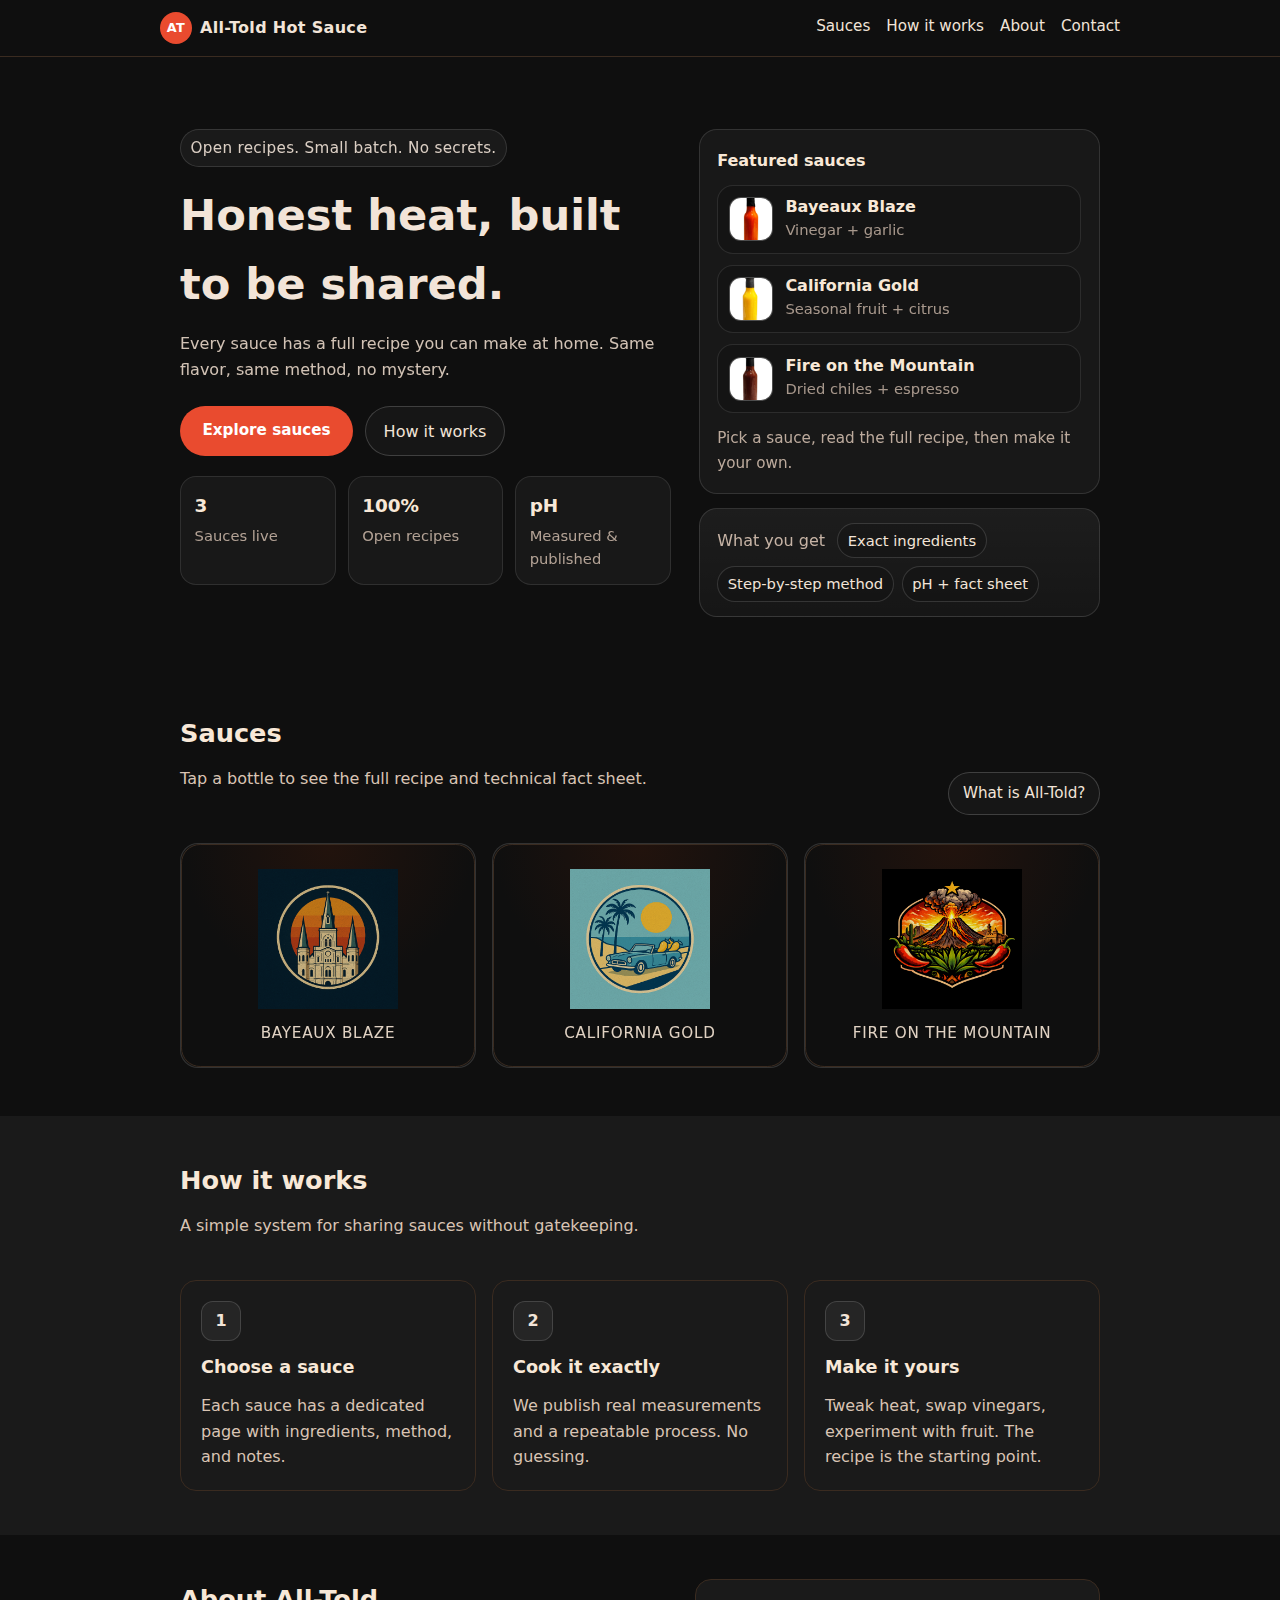
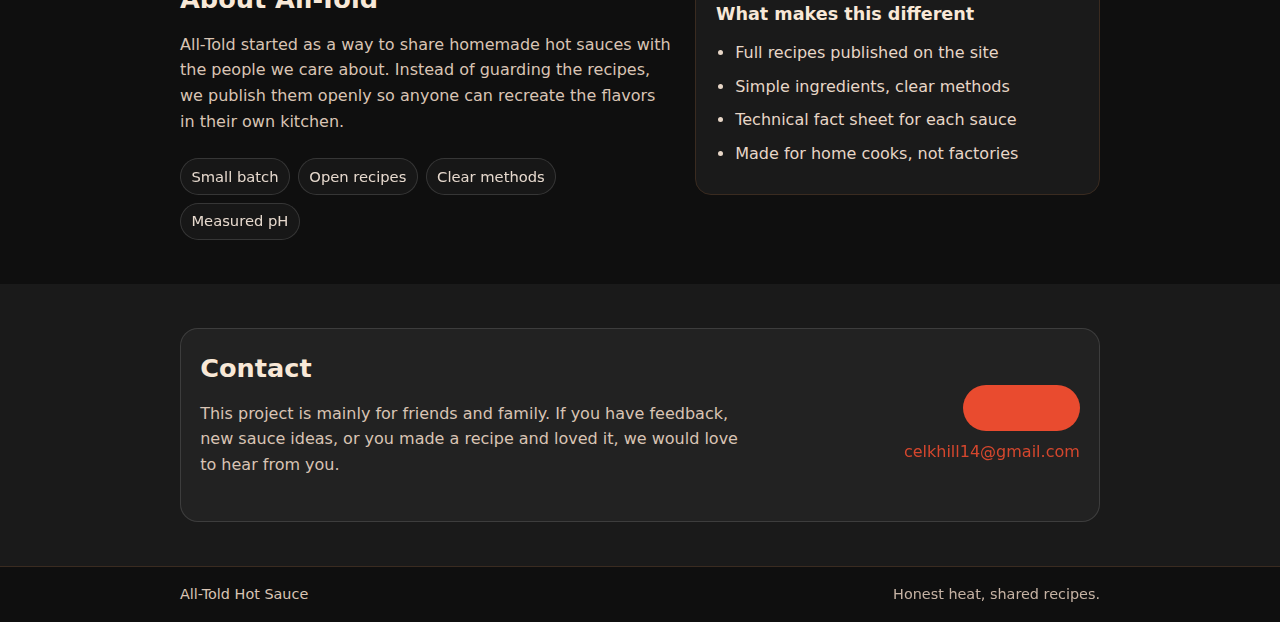
<file: index.html>
<!DOCTYPE html>
<html lang="en">
<head>
  <meta charset="UTF-8">
  <title>All-Told Hot Sauce</title>
  <meta name="viewport" content="width=device-width, initial-scale=1">
  <meta name="description" content="All-Told Hot Sauce - honest heat, open recipes. Every bottle comes with the full recipe so you can make it at home.">
  <link rel="stylesheet" href="styles.css">
</head>
<body>
  <header class="site-header">
    <div class="container header-inner">
      <div class="logo">
        <span class="logo-mark">AT</span>
        <span class="logo-text">All-Told Hot Sauce</span>
      </div>
      <nav class="nav">
        <a href="#sauces">Sauces</a>
        <a href="#how">How it works</a>
        <a href="#about">About</a>
        <a href="#contact">Contact</a>
      </nav>
    </div>
  </header>

  <main>

    <!-- HERO -->
    <section class="hero hero--new">
      <div class="container hero-inner hero-inner--new">

        <div class="hero-text hero-text--new">
          <div class="kicker">Open recipes. Small batch. No secrets.</div>
          <h1>Honest heat, built to be shared.</h1>
          <p class="hero-sub">
            Every sauce has a full recipe you can make at home. Same flavor, same method, no mystery.
          </p>

          <div class="hero-cta">
            <a href="#sauces" class="btn-primary">Explore sauces</a>
            <a href="#how" class="btn-ghost">How it works</a>
          </div>

          <div class="hero-metrics">
            <div class="metric">
              <div class="metric__num">3</div>
              <div class="metric__label">Sauces live</div>
            </div>
            <div class="metric">
              <div class="metric__num">100%</div>
              <div class="metric__label">Open recipes</div>
            </div>
            <div class="metric">
              <div class="metric__num">pH</div>
              <div class="metric__label">Measured &amp; published</div>
            </div>
          </div>
        </div>

        <div class="hero-visual">
          <div class="hero-stack">
            <div class="hero-panel">
              <div class="hero-panel__title">Featured sauces</div>

              <div class="hero-mini-grid">
                <a class="mini-sauce" href="bayeaux-blaze.html">
                  <div class="mini-sauce__media" aria-hidden="true">
                    <img src="img/bayeaux-blaze-bottle.png" alt="Bayeaux Blaze bottle">
                  </div>
                  <div>
                    <div class="mini-sauce__name">Bayeaux Blaze</div>
                    <div class="mini-sauce__meta">Vinegar + garlic</div>
                  </div>
                </a>

                <a class="mini-sauce" href="california-gold.html">
                  <div class="mini-sauce__media" aria-hidden="true">
                    <img src="img/california-gold-bottle.png" alt="California Gold bottle">
                  </div>
                  <div>
                    <div class="mini-sauce__name">California Gold</div>
                    <div class="mini-sauce__meta">Seasonal fruit + citrus</div>
                  </div>
                </a>

                <a class="mini-sauce" href="fire-on-the-mountain.html">
                  <div class="mini-sauce__media" aria-hidden="true">
                    <img src="img/fire-mountain-bottle.png" alt="Fire on the Mountain bottle">
                  </div>
                  <div>
                    <div class="mini-sauce__name">Fire on the Mountain</div>
                    <div class="mini-sauce__meta">Dried chiles + espresso</div>
                  </div>
                </a>
              </div>

              <div class="hero-panel__foot">
                Pick a sauce, read the full recipe, then make it your own.
              </div>
            </div>

            <div class="hero-glass">
              <div class="glass-row">
                <div class="glass-label">What you get</div>
                <div class="glass-pill">Exact ingredients</div>
                <div class="glass-pill">Step-by-step method</div>
                <div class="glass-pill">pH + fact sheet</div>
              </div>
            </div>
          </div>
        </div>

      </div>
    </section>

    <!-- SAUCES -->
    <section id="sauces" class="section section-tight">
      <div class="container">
        <div class="section-head">
          <div>
            <h2>Sauces</h2>
            <p class="section-intro">Tap a bottle to see the full recipe and technical fact sheet.</p>
          </div>
          <div class="section-actions">
            <a href="#how" class="btn-ghost btn-ghost--sm">What is All-Told?</a>
          </div>
        </div>

        <div id="sauce-grid" class="sauce-grid sauce-grid--featured">
          <!-- JS will inject sauce logo cards here -->
        </div>
      </div>
    </section>

    <!-- HOW IT WORKS -->
    <section id="how" class="section section-alt">
      <div class="container">
        <div class="section-head">
          <div>
            <h2>How it works</h2>
            <p class="section-intro">A simple system for sharing sauces without gatekeeping.</p>
          </div>
        </div>

        <div class="how-grid">
          <div class="card how-card">
            <div class="how-icon" aria-hidden="true">1</div>
            <h3>Choose a sauce</h3>
            <p>Each sauce has a dedicated page with ingredients, method, and notes.</p>
          </div>

          <div class="card how-card">
            <div class="how-icon" aria-hidden="true">2</div>
            <h3>Cook it exactly</h3>
            <p>We publish real measurements and a repeatable process. No guessing.</p>
          </div>

          <div class="card how-card">
            <div class="how-icon" aria-hidden="true">3</div>
            <h3>Make it yours</h3>
            <p>Tweak heat, swap vinegars, experiment with fruit. The recipe is the starting point.</p>
          </div>
        </div>
      </div>
    </section>

    <!-- ABOUT -->
    <section id="about" class="section">
      <div class="container">
        <div class="about-split">
          <div>
            <h2>About All-Told</h2>
            <p class="section-intro">
              All-Told started as a way to share homemade hot sauces with the people we care about.
              Instead of guarding the recipes, we publish them openly so anyone can recreate the flavors in their own kitchen.
            </p>
            <div class="about-pills">
              <span class="pill">Small batch</span>
              <span class="pill">Open recipes</span>
              <span class="pill">Clear methods</span>
              <span class="pill">Measured pH</span>
            </div>
          </div>

          <div class="card about-card">
            <h3>What makes this different</h3>
            <ul class="check-list">
              <li>Full recipes published on the site</li>
              <li>Simple ingredients, clear methods</li>
              <li>Technical fact sheet for each sauce</li>
              <li>Made for home cooks, not factories</li>
            </ul>
          </div>
        </div>
      </div>
    </section>

    <!-- CONTACT -->
    <section id="contact" class="section section-alt">
      <div class="container">
        <div class="contact-card">
          <div>
            <h2>Contact</h2>
            <p class="section-intro">
              This project is mainly for friends and family. If you have feedback, new sauce ideas, or you made a recipe and loved it, we would love to hear from you.
            </p>
          </div>

          <div class="contact-action">
            <a class="btn-primary" href="mailto:celkhill14@gmail.com">Email us</a>
            <div class="contact-sub">
              <a href="mailto:celkhill14@gmail.com">celkhill14@gmail.com</a>
            </div>
          </div>
        </div>
      </div>
    </section>

  </main>

  <footer class="site-footer">
    <div class="container footer-inner">
      <span>All-Told Hot Sauce</span>
      <span class="footer-sub">Honest heat, shared recipes.</span>
    </div>
  </footer>

  <script src="sauces.js"></script>
  <script src="main.js"></script>
</body>
</html>
</file>
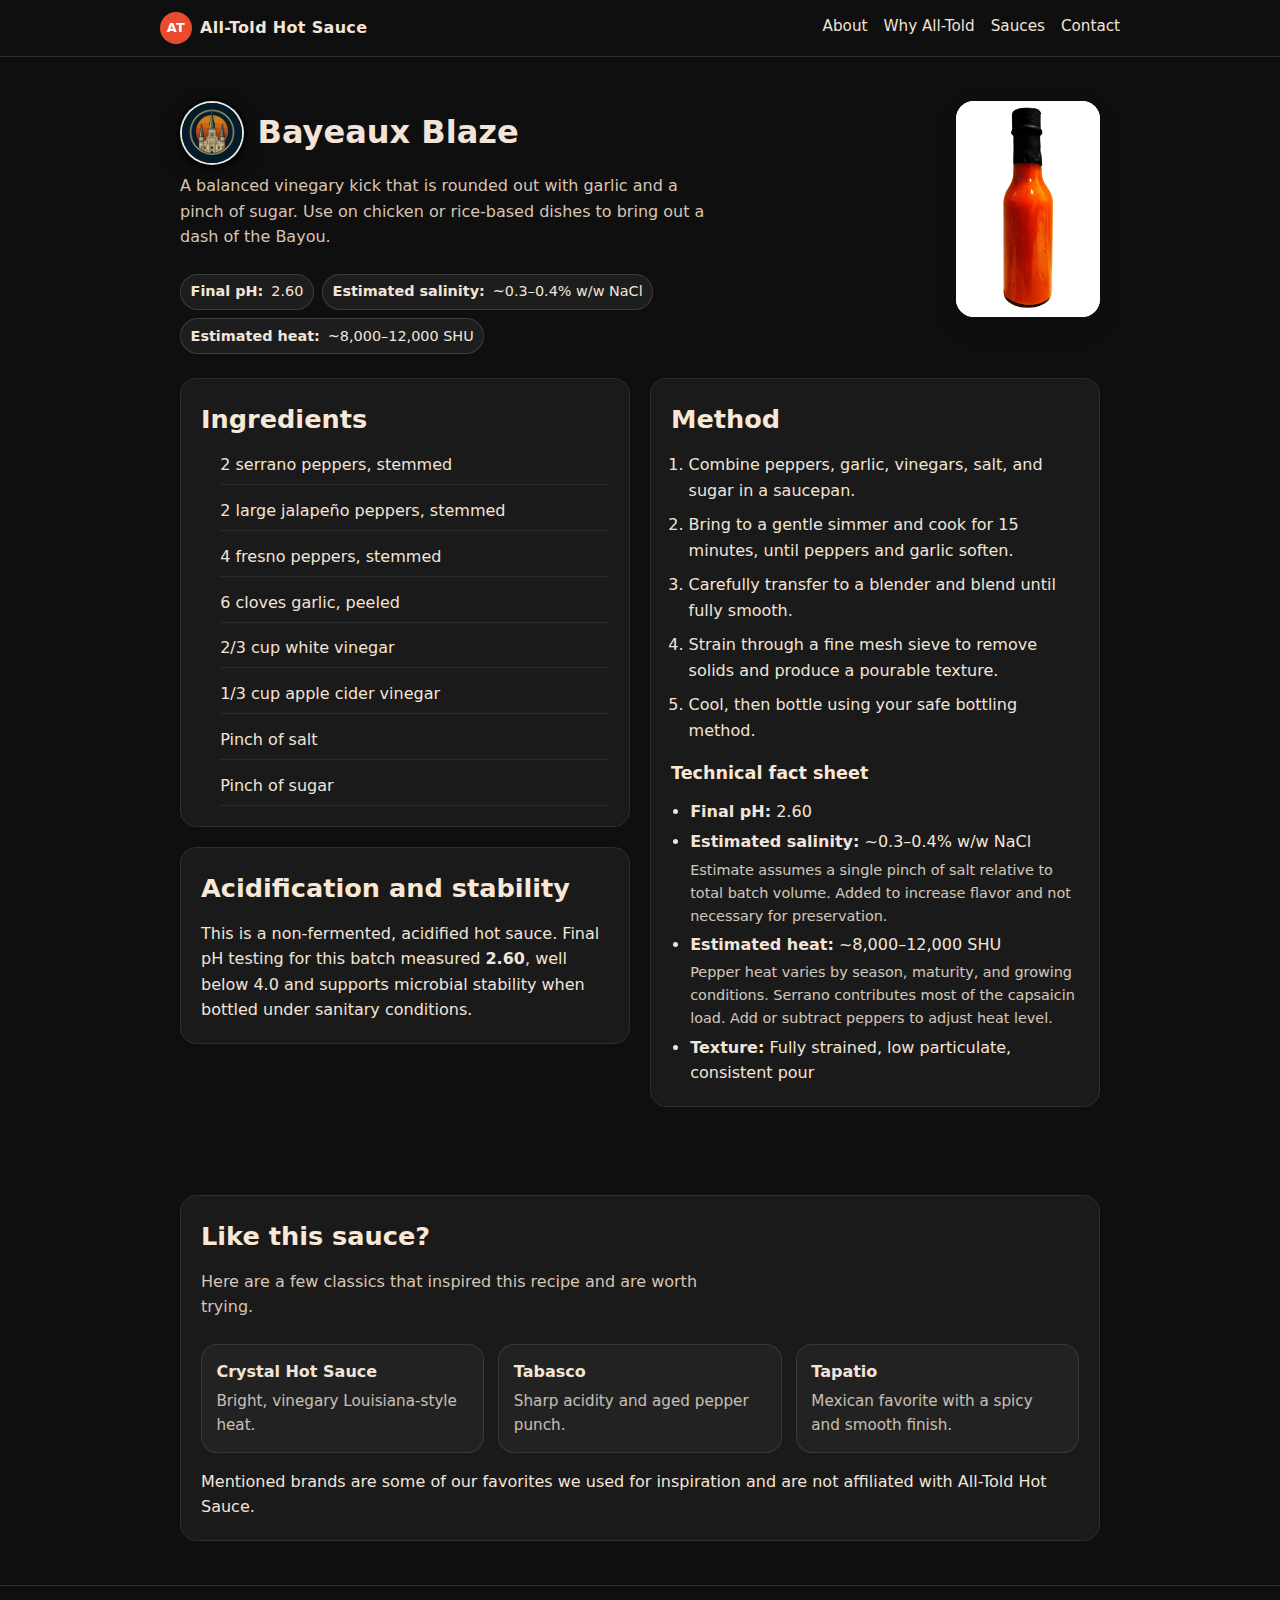
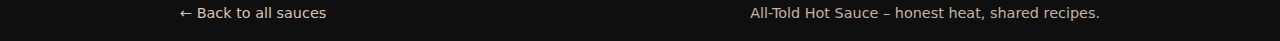
<file: bayeaux-blaze.html>
<!DOCTYPE html>
<html lang="en">
<head>
  <meta charset="UTF-8">
  <title>Bayeaux Blaze – All-Told Hot Sauce</title>
  <meta name="viewport" content="width=device-width, initial-scale=1">
  <meta name="description" content="Full recipe for All-Told Bayeaux Blaze hot sauce. Inspired by the vinegary punch of Crystal Hot Sauce, New Orleans, LA.">
  <link rel="stylesheet" href="styles.css">
</head>
<body>
  <header class="site-header">
    <div class="container header-inner">
      <div class="logo">
        <span class="logo-mark">AT</span>
        <span class="logo-text">All-Told Hot Sauce</span>
      </div>
      <nav class="nav">
        <a href="index.html#about">About</a>
        <a href="index.html#philosophy">Why All-Told</a>
        <a href="index.html#recipes">Sauces</a>
        <a href="index.html#contact">Contact</a>
      </nav>
    </div>
  </header>

  <main>
    <section class="section">
      <div class="container">

        <!-- HERO -->
        <div class="recipe-hero">
          <div class="recipe-hero__text">
            <div class="recipe-title-row">
              <img
                class="recipe-logo"
                src="img/bayeaux-blaze-logo.png"
                alt="Bayeaux Blaze logo"
              >
              <h1 class="recipe-title">Bayeaux Blaze</h1>
            </div>

            <p class="section-intro">
              A balanced vinegary kick that is rounded out with garlic and a pinch of sugar.
              Use on chicken or rice-based dishes to bring out a dash of the Bayou.
            </p>

            <div class="recipe-badges">
              <span class="badge"><strong>Final pH:</strong> 2.60</span>
              <span class="badge"><strong>Estimated salinity:</strong> ~0.3–0.4% w/w NaCl</span>
              <span class="badge"><strong>Estimated heat:</strong> ~8,000–12,000 SHU</span>
            </div>
          </div>

          <div class="recipe-hero__media">
              <img
                class="sauce-bottle"
                src="img/bayeaux-blaze-bottle.png"
                alt="Bayeaux Blaze hot sauce bottle"
              >
          </div>
        </div>
        <!-- /HERO -->

        <!-- CONTENT GRID -->
        <div class="recipe-grid">

          <!-- LEFT COLUMN -->
          <div class="recipe-left">
            <div class="card">
              <h2>Ingredients</h2>
              <ul class="ingredient-list">
                <li><span>2 serrano peppers, stemmed</span></li>
                <li><span>2 large jalapeño peppers, stemmed</span></li>
                <li><span>4 fresno peppers, stemmed</span></li>
                <li><span>6 cloves garlic, peeled</span></li>
                <li><span>2/3 cup white vinegar</span></li>
                <li><span>1/3 cup apple cider vinegar</span></li>
                <li><span>Pinch of salt</span></li>
                <li><span>Pinch of sugar</span></li>
              </ul>
            </div>

            <div class="card">
              <h2>Acidification and stability</h2>
              <p style="margin: 0;">
                This is a non-fermented, acidified hot sauce. Final pH testing for this batch measured
                <strong>2.60</strong>, well below 4.0 and supports microbial stability when bottled
                under sanitary conditions.
              </p>
            </div>
          </div>

          <!-- RIGHT COLUMN -->
          <div class="recipe-right">
            <div class="card">
              <h2>Method</h2>
              <ol class="method-list">
                <li>Combine peppers, garlic, vinegars, salt, and sugar in a saucepan.</li>
                <li>Bring to a gentle simmer and cook for 15 minutes, until peppers and garlic soften.</li>
                <li>Carefully transfer to a blender and blend until fully smooth.</li>
                <li>Strain through a fine mesh sieve to remove solids and produce a pourable texture.</li>
                <li>Cool, then bottle using your safe bottling method.</li>
              </ol>

              <h3 style="margin-top: 1rem;">Technical fact sheet</h3>
              <ul class="spec-list">
                <li><strong>Final pH:</strong> 2.60</li>
                <li>
                  <strong>Estimated salinity:</strong> ~0.3–0.4% w/w NaCl
                  <span class="fact-note">
                    Estimate assumes a single pinch of salt relative to total batch volume. Added to increase flavor and not necessary for preservation.
                  </span>
                </li>
                <li>
                  <strong>Estimated heat:</strong> ~8,000–12,000 SHU
                  <span class="fact-note">
                    Pepper heat varies by season, maturity, and growing conditions. Serrano contributes most of the capsaicin load. Add or subtract peppers to adjust heat level.
                  </span>
                </li>
                <li><strong>Texture:</strong> Fully strained, low particulate, consistent pour</li>
              </ul>
            </div>
          </div>

        </div>
        <!-- /CONTENT GRID -->

      </div>
    </section>

    <!-- INSPIRED BY -->
    <section class="section">
      <div class="container">
        <div class="card">
          <h2>Like this sauce?</h2>
          <p class="section-intro" style="margin-top: 0.25rem;">
            Here are a few classics that inspired this recipe and are worth trying.
          </p>

          <div class="inspired-grid">
            <a class="inspired-item" href="https://crystalhotsauce.com/" target="_blank" rel="noopener">
              <div class="inspired-item__name">Crystal Hot Sauce</div>
              <div class="inspired-item__note">Bright, vinegary Louisiana-style heat.</div>
            </a>

            <a class="inspired-item" href="http://tabasco.com/" target="_blank" rel="noopener">
              <div class="inspired-item__name">Tabasco</div>
              <div class="inspired-item__note">Sharp acidity and aged pepper punch.</div>
            </a>

            <a class="inspired-item" href="https://www.tapatiohotsauce.com/" target="_blank" rel="noopener">
              <div class="inspired-item__name">Tapatio</div>
              <div class="inspired-item__note">Mexican favorite with a spicy and smooth finish.</div>
            </a>
          </div>

          <p class="footnote" style="margin-top: 1rem;">
            Mentioned brands are some of our favorites we used for inspiration and are not affiliated with All-Told Hot Sauce.
          </p>
        </div>
      </div>
    </section>

  </main>

  <footer class="site-footer">
    <div class="container footer-inner">
      <span><a href="index.html" style="color: inherit; text-decoration: none;">← Back to all sauces</a></span>
      <span class="footer-sub">All-Told Hot Sauce – honest heat, shared recipes.</span>
    </div>
  </footer>
</body>
</html>
</file>
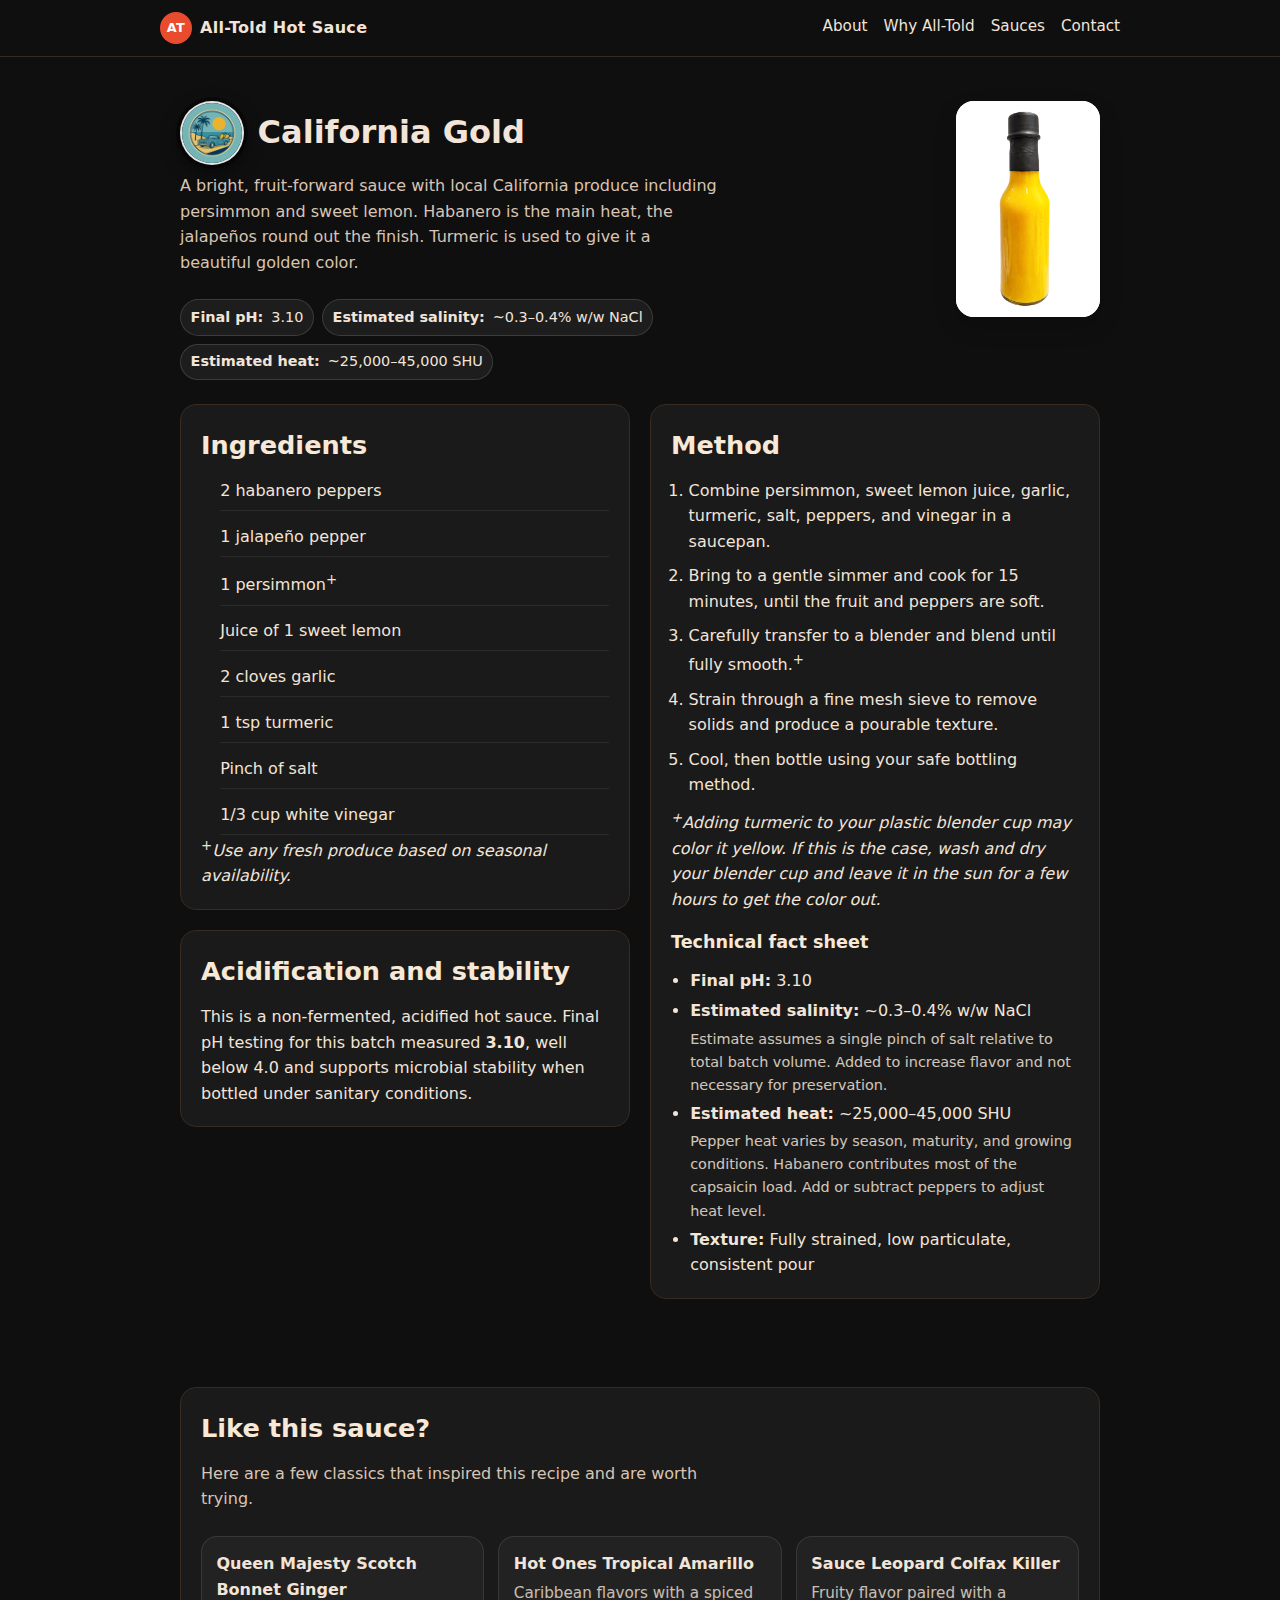
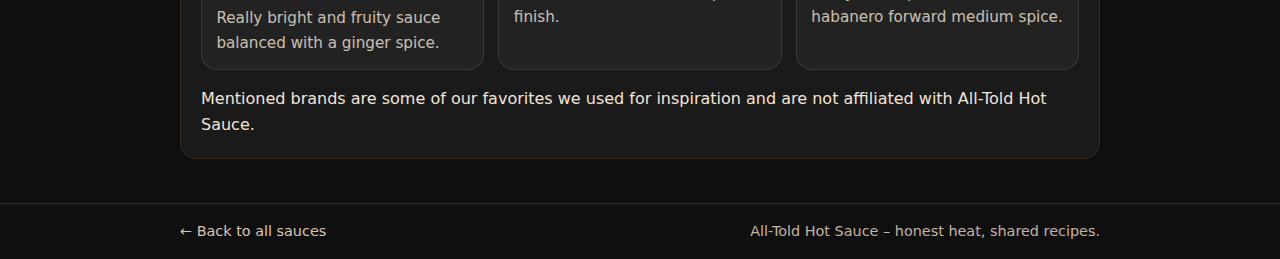
<file: california-gold.html>
<!DOCTYPE html>
<html lang="en">
<head>
  <meta charset="UTF-8">
  <title>California Gold – All-Told Hot Sauce</title>
  <meta name="viewport" content="width=device-width, initial-scale=1">
  <meta name="description" content="Full recipe for All-Told California Gold hot sauce.">
  <link rel="stylesheet" href="styles.css">
</head>
<body>
  <header class="site-header">
    <div class="container header-inner">
      <div class="logo">
        <span class="logo-mark">AT</span>
        <span class="logo-text">All-Told Hot Sauce</span>
      </div>
      <nav class="nav">
        <a href="index.html#about">About</a>
        <a href="index.html#philosophy">Why All-Told</a>
        <a href="index.html#recipes">Sauces</a>
        <a href="index.html#contact">Contact</a>
      </nav>
    </div>
  </header>

  <main>
    <section class="section">
      <div class="container">

        <!-- HERO -->
        <div class="recipe-hero">
          <div class="recipe-hero__text">
            <div class="recipe-title-row">
              <img
                class="recipe-logo"
                src="img/california-gold-logo.png"
                alt="California Gold logo"
              >
              <h1 class="recipe-title">California Gold</h1>
            </div>
            <p class="section-intro">
              A bright, fruit-forward sauce with local California produce including persimmon and sweet lemon.
              Habanero is the main heat, the jalapeños round out the finish. Turmeric is used to give it a beautiful golden color.
            </p>

            <div class="recipe-badges">
              <span class="badge"><strong>Final pH:</strong> 3.10</span>
              <span class="badge"><strong>Estimated salinity:</strong> ~0.3–0.4% w/w NaCl</span>
              <span class="badge"><strong>Estimated heat:</strong> ~25,000–45,000 SHU</span>
            </div>
          </div>

          <div class="recipe-hero__media">
            <img
              class="sauce-bottle"
              src="img/california-gold-bottle.png"
              alt="California Gold hot sauce bottle"
            >
          </div>
        </div>

        <!-- CONTENT GRID -->
        <div class="recipe-grid">

          <!-- LEFT COLUMN -->
          <div class="recipe-left">
            <div class="card">
              <h2>Ingredients</h2>
              <ul class="ingredient-list">
                <li><span>2 habanero peppers</span></li>
                <li><span>1 jalapeño pepper</span></li>
                <li><span>1 persimmon<sup>+</sup></span></li>
                <li><span>Juice of 1 sweet lemon</span></li>
                <li><span>2 cloves garlic</span></li>
                <li><span>1 tsp turmeric</span></li>
                <li><span>Pinch of salt</span></li>
                <li><span>1/3 cup white vinegar</span></li>
              </ul>
              <p><sup>+</sup><em>Use any fresh produce based on seasonal availability.</em></p>
            </div>

            <div class="card">
              <h2>Acidification and stability</h2>
              <p style="margin: 0;">
                This is a non-fermented, acidified hot sauce. Final pH testing for this batch measured
                <strong>3.10</strong>, well below 4.0 and supports microbial stability when bottled
                under sanitary conditions.
              </p>
            </div>
          </div>

          <!-- RIGHT COLUMN -->
          <div class="recipe-right">
            <div class="card">
              <h2>Method</h2>
              <ol class="method-list">
                <li>Combine persimmon, sweet lemon juice, garlic, turmeric, salt, peppers, and vinegar in a saucepan.</li>
                <li>Bring to a gentle simmer and cook for 15 minutes, until the fruit and peppers are soft.</li>
                <li>Carefully transfer to a blender and blend until fully smooth.<sup>+</sup></li>
                <li>Strain through a fine mesh sieve to remove solids and produce a pourable texture.</li>
                <li>Cool, then bottle using your safe bottling method.</li>
              </ol>
                  <p>
                  <em><sup>+</sup>Adding turmeric to your plastic blender cup may color it yellow. If this is the case, wash and dry your blender cup and leave it in the sun for a few hours to get the color out.</em></p>

              <h3 style="margin-top: 1rem;">Technical fact sheet</h3>
              <ul class="spec-list">
                <li><strong>Final pH:</strong> 3.10</li>
                <li>
                  <strong>Estimated salinity:</strong> ~0.3–0.4% w/w NaCl
                  <span class="fact-note">
                    Estimate assumes a single pinch of salt relative to total batch volume. Added to increase flavor and not necessary for preservation.
                  </span>
                </li>
                <li>
                  <strong>Estimated heat:</strong> ~25,000–45,000 SHU
                  <span class="fact-note">
                    Pepper heat varies by season, maturity, and growing conditions. Habanero contributes most of the capsaicin load. Add or subtract peppers to adjust heat level.
                  </span>
                </li>
                <li><strong>Texture:</strong> Fully strained, low particulate, consistent pour</li>
              </ul>
            </div>
          </div>

        </div>

      </div>
    </section>
  </main>

  <!-- INSPIRED BY -->
<section class="section">
  <div class="container">
    <div class="card">
      <h2>Like this sauce?</h2>
      <p class="section-intro" style="margin-top: 0.25rem;">
        Here are a few classics that inspired this recipe and are worth trying.
      </p>

      <div class="inspired-grid">
        <!-- Item 1 -->
        <a class="inspired-item" href="https://queenmajestyhotsauce.com/products/queen-majesty-scotch-bonnet-ginger-hot-sauce-10oz" target="_blank" rel="noopener">
          <div class="inspired-item__name">Queen Majesty Scotch Bonnet Ginger</div>
          <div class="inspired-item__note">Really bright and fruity sauce balanced with a ginger spice.</div>
        </a>

        <!-- Item 2 -->
        <a class="inspired-item" href="https://heatonist.com/products/tropical-amarillo-hot-ones-hot-sauce?srsltid=AfmBOoobufCEnKJ2Ys0BfK3auErXAm8CJQdibTcZE4YwNfS1pB-1e-KM" target="_blank" rel="noopener">
          <div class="inspired-item__name">Hot Ones Tropical Amarillo</div>
          <div class="inspired-item__note">Caribbean flavors with a spiced finish.</div>
        </a>

        <!-- Item 3 -->
        <a class="inspired-item" href="https://www.sauceleopard.com/products/the-colfax-killer-tropical-habanero-sauce" target="_blank" rel="noopener">
          <div class="inspired-item__name">Sauce Leopard Colfax Killer</div>
          <div class="inspired-item__note">Fruity flavor paired with a habanero forward medium spice.</div>
        </a>
      </div>

      <p class="footnote" style="margin-top: 1rem;">
        Mentioned brands are some of our favorites we used for inspiration and are not affiliated with All-Told Hot Sauce.
      </p>
    </div>
  </div>
</section>
  <footer class="site-footer">
    <div class="container footer-inner">
      <span><a href="index.html" style="color: inherit; text-decoration: none;">← Back to all sauces</a></span>
      <span class="footer-sub">All-Told Hot Sauce – honest heat, shared recipes.</span>
    </div>
  </footer>
</body>
</html>
</file>
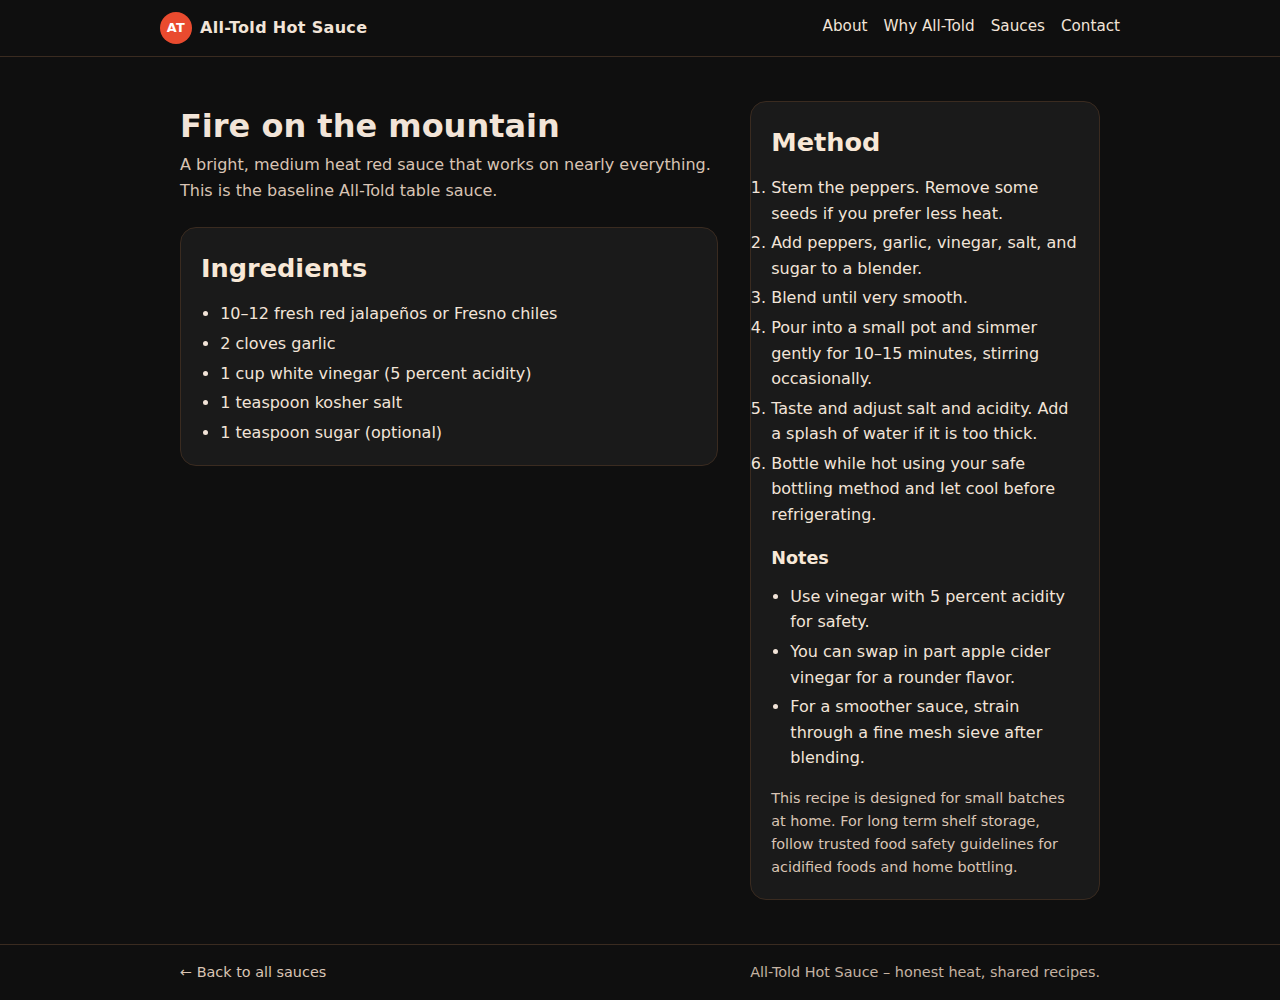
<file: fire-mountain.html>
<!DOCTYPE html>
<html lang="en">
<head>
  <meta charset="UTF-8">
  <title>Classic Red – All-Told Hot Sauce</title>
  <meta name="viewport" content="width=device-width, initial-scale=1">
  <meta name="description" content="Full recipe for All-Told Classic Red hot sauce. Honest heat, open recipes.">
  <link rel="stylesheet" href="styles.css">
</head>
<body>
  <header class="site-header">
    <div class="container header-inner">
      <div class="logo">
        <span class="logo-mark">AT</span>
        <span class="logo-text">All-Told Hot Sauce</span>
      </div>
      <nav class="nav">
        <a href="index.html#about">About</a>
        <a href="index.html#philosophy">Why All-Told</a>
        <a href="index.html#recipes">Sauces</a>
        <a href="index.html#contact">Contact</a>
      </nav>
    </div>
  </header>

  <main>
    <section class="section">
      <div class="container two-column">
        <div>
          <h1>Fire on the mountain</h1>
          <p class="section-intro">
            A bright, medium heat red sauce that works on nearly everything.
            This is the baseline All-Told table sauce.
          </p>

          <div class="card">
            <h2>Ingredients</h2>
            <ul>
              <li>10–12 fresh red jalapeños or Fresno chiles</li>
              <li>2 cloves garlic</li>
              <li>1 cup white vinegar (5 percent acidity)</li>
              <li>1 teaspoon kosher salt</li>
              <li>1 teaspoon sugar (optional)</li>
            </ul>
          </div>
        </div>

        <div class="card">
          <h2>Method</h2>
          <ol>
            <li>Stem the peppers. Remove some seeds if you prefer less heat.</li>
            <li>Add peppers, garlic, vinegar, salt, and sugar to a blender.</li>
            <li>Blend until very smooth.</li>
            <li>Pour into a small pot and simmer gently for 10–15 minutes, stirring occasionally.</li>
            <li>Taste and adjust salt and acidity. Add a splash of water if it is too thick.</li>
            <li>Bottle while hot using your safe bottling method and let cool before refrigerating.</li>
          </ol>

          <h3 style="margin-top: 1rem;">Notes</h3>
          <ul>
            <li>Use vinegar with 5 percent acidity for safety.</li>
            <li>You can swap in part apple cider vinegar for a rounder flavor.</li>
            <li>For a smoother sauce, strain through a fine mesh sieve after blending.</li>
          </ul>

          <p style="margin-top: 1rem; font-size: 0.9rem; color: #d9c4b4;">
            This recipe is designed for small batches at home. For long term shelf storage,
            follow trusted food safety guidelines for acidified foods and home bottling.
          </p>
        </div>
      </div>
    </section>
  </main>

  <footer class="site-footer">
    <div class="container footer-inner">
      <span><a href="index.html" style="color: inherit; text-decoration: none;">← Back to all sauces</a></span>
      <span class="footer-sub">All-Told Hot Sauce – honest heat, shared recipes.</span>
    </div>
  </footer>
</body>
</html>
</file>
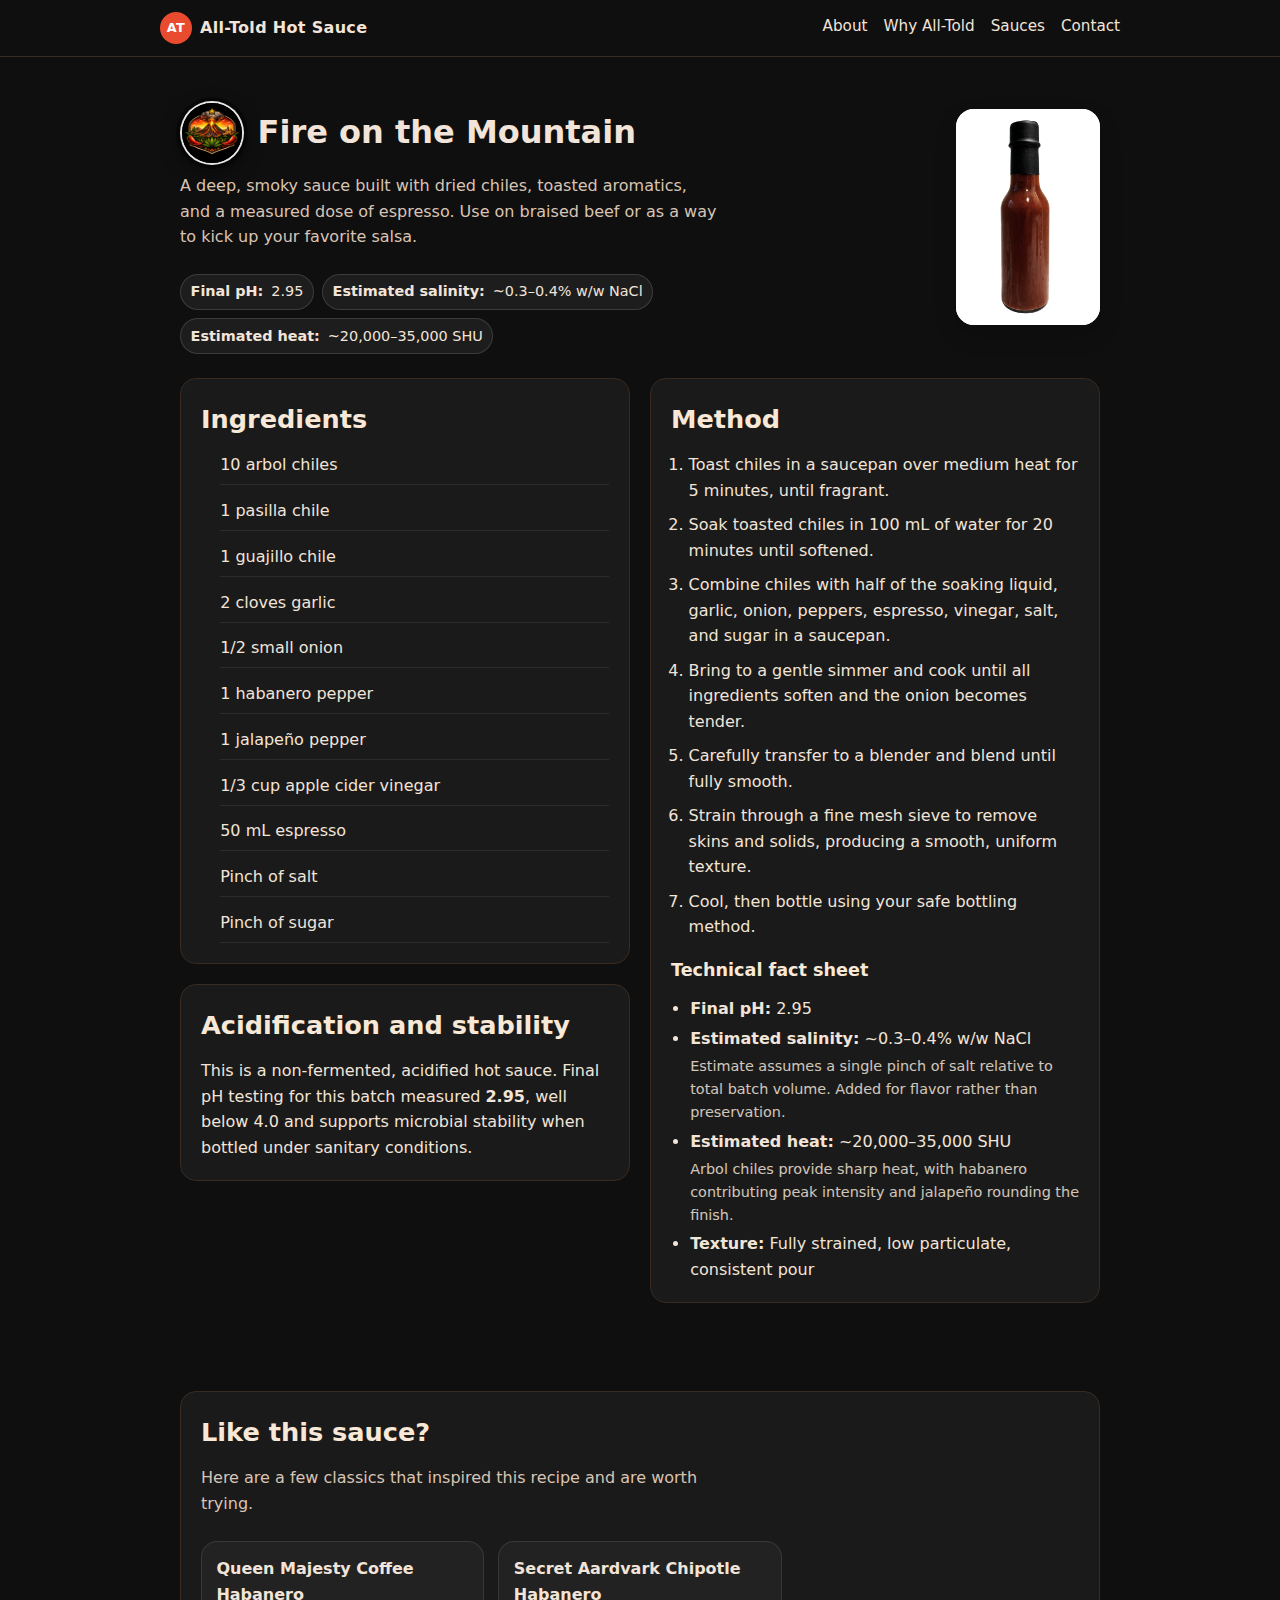
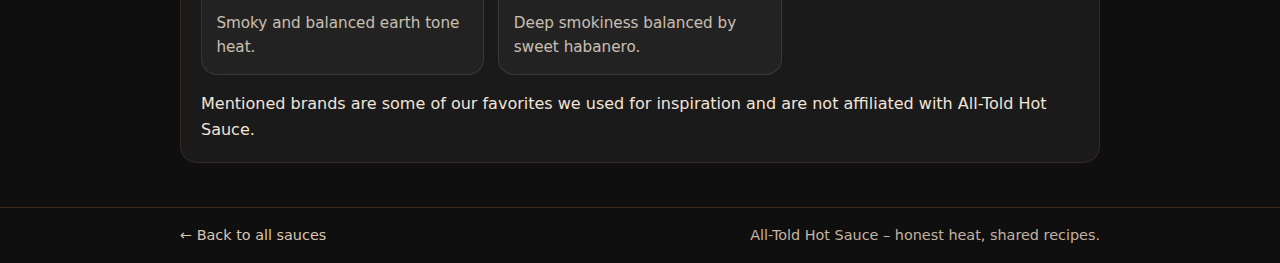
<file: fire-on-the-mountain.html>
<!DOCTYPE html>
<html lang="en">
<head>
  <meta charset="UTF-8">
  <title>Fire on the Mountain – All-Told Hot Sauce</title>
  <meta name="viewport" content="width=device-width, initial-scale=1">
  <meta name="description" content="Full recipe for All-Told Fire on the Mountain hot sauce. A dark, chili-forward sauce with dried peppers and espresso.">
  <link rel="stylesheet" href="styles.css">
</head>
<body>
  <header class="site-header">
    <div class="container header-inner">
      <div class="logo">
        <span class="logo-mark">AT</span>
        <span class="logo-text">All-Told Hot Sauce</span>
      </div>
      <nav class="nav">
        <a href="index.html#about">About</a>
        <a href="index.html#philosophy">Why All-Told</a>
        <a href="index.html#recipes">Sauces</a>
        <a href="index.html#contact">Contact</a>
      </nav>
    </div>
  </header>

  <main>
    <section class="section">
      <div class="container">

        <!-- HERO -->
        <div class="recipe-hero">
          <div class="recipe-hero__text">
            <div class="recipe-title-row">
              <img class="recipe-logo" src="img/fire-mountain-logo.png" alt="Fire on the Mountain logo">
              <h1 class="recipe-title">Fire on the Mountain</h1>
            </div>
            <p class="section-intro">
              A deep, smoky sauce built with dried chiles, toasted aromatics, and a measured dose of espresso.
              Use on braised beef or as a way to kick up your favorite salsa.
            </p>

            <div class="recipe-badges">
              <span class="badge"><strong>Final pH:</strong> 2.95</span>
              <span class="badge"><strong>Estimated salinity:</strong> ~0.3–0.4% w/w NaCl</span>
              <span class="badge"><strong>Estimated heat:</strong> ~20,000–35,000 SHU</span>
            </div>
          </div>

          <!-- SAUCE BOTTLE -->
          <div class="recipe-hero__media">
            <div class="sauce-bottle-wrap">
              <img class="sauce-bottle" src="img/fire-mountain-bottle.png" alt="Fire on the Mountain bottle">
            </div>
          </div>
        </div>

        <!-- CONTENT GRID -->
        <div class="recipe-grid">

          <!-- LEFT COLUMN -->
          <div class="recipe-left">
            <div class="card">
              <h2>Ingredients</h2>
              <ul class="ingredient-list">
                <li><span>10 arbol chiles</span></li>
                <li><span>1 pasilla chile</span></li>
                <li><span>1 guajillo chile</span></li>
                <li><span>2 cloves garlic</span></li>
                <li><span>1/2 small onion</span></li>
                <li><span>1 habanero pepper</span></li>
                <li><span>1 jalapeño pepper</span></li>
                <li><span>1/3 cup apple cider vinegar</span></li>
                <li><span>50 mL espresso</span></li>
                <li><span>Pinch of salt</span></li>
                <li><span>Pinch of sugar</span></li>
              </ul>
            </div>

            <div class="card">
              <h2>Acidification and stability</h2>
              <p style="margin: 0;">
                This is a non-fermented, acidified hot sauce. Final pH testing for this batch measured
                <strong>2.95</strong>, well below 4.0 and supports microbial stability when bottled
                under sanitary conditions.
              </p>
            </div>
          </div>

          <!-- RIGHT COLUMN -->
          <div class="recipe-right">
            <div class="card">
              <h2>Method</h2>
              <ol class="method-list">
                <li>Toast chiles in a saucepan over medium heat for 5 minutes, until fragrant.</li>
                <li>Soak toasted chiles in 100 mL of water for 20 minutes until softened.</li>
                <li>Combine chiles with half of the soaking liquid, garlic, onion, peppers, espresso, vinegar, salt, and sugar in a saucepan.</li>
                <li>Bring to a gentle simmer and cook until all ingredients soften and the onion becomes tender.</li>
                <li>Carefully transfer to a blender and blend until fully smooth.</li>
                <li>Strain through a fine mesh sieve to remove skins and solids, producing a smooth, uniform texture.</li>
                <li>Cool, then bottle using your safe bottling method.</li>
              </ol>

              <h3 style="margin-top: 1rem;">Technical fact sheet</h3>
              <ul class="spec-list">
                <li><strong>Final pH:</strong> 2.95</li>
                <li>
                  <strong>Estimated salinity:</strong> ~0.3–0.4% w/w NaCl
                  <span class="fact-note">
                    Estimate assumes a single pinch of salt relative to total batch volume. Added for flavor rather than preservation.
                  </span>
                </li>
                <li>
                  <strong>Estimated heat:</strong> ~20,000–35,000 SHU
                  <span class="fact-note">
                    Arbol chiles provide sharp heat, with habanero contributing peak intensity and jalapeño rounding the finish.
                  </span>
                </li>
                <li><strong>Texture:</strong> Fully strained, low particulate, consistent pour</li>
              </ul>
            </div>
          </div>

        </div>

      </div>
    </section>
  </main>
  <!-- INSPIRED BY -->
  <section class="section">
    <div class="container">
      <div class="card">
        <h2>Like this sauce?</h2>
        <p class="section-intro" style="margin-top: 0.25rem;">
          Here are a few classics that inspired this recipe and are worth trying.
        </p>

        <div class="inspired-grid">
          <!-- Item 1 -->
          <a class="inspired-item" href="https://queenmajestyhotsauce.com/products/red-habanero-black-coffee-hot-sauce-5oz?srsltid=AfmBOorS9uu1uoWyVh5ol0JWNgSD6JVtca38ga-qmX9-HJB35BzwwJBC" target="_blank" rel="noopener">
            <div class="inspired-item__name">Queen Majesty Coffee Habanero</div>
            <div class="inspired-item__note">Smoky and balanced earth tone heat.</div>
          </a>

          <!-- Item 2 -->
          <a class="inspired-item" href="https://secretaardvark.com/shop/hot-sauce/smoky-aardvark-chipotle-hab-sauce/" target="_blank" rel="noopener">
            <div class="inspired-item__name">Secret Aardvark Chipotle Habanero</div>
            <div class="inspired-item__note">Deep smokiness balanced by sweet habanero.</div>
          </a>
        </div>

        <p class="footnote" style="margin-top: 1rem;">
          Mentioned brands are some of our favorites we used for inspiration and are not affiliated with All-Told Hot Sauce.
        </p>
      </div>
    </div>
  </section>

<footer class="site-footer">
    <div class="container footer-inner">
      <span><a href="index.html" style="color: inherit; text-decoration: none;">← Back to all sauces</a></span>
      <span class="footer-sub">All-Told Hot Sauce – honest heat, shared recipes.</span>
    </div>
  </footer>
</body>
</html>
</file>
<file: styles.css>
/* Base reset */
* {
  box-sizing: border-box;
  margin: 0;
  padding: 0;
}

body {
  font-family: system-ui, -apple-system, BlinkMacSystemFont, "Segoe UI", sans-serif;
  background: #fff7f0;
  color: #2c1a12;
  line-height: 1.6;
}

/* Layout helpers */
.container {
  width: 100%;
  max-width: 960px;
  margin: 0 auto;
  padding: 0 1.25rem;
}

/* Header */
.site-header {
  background: rgba(255, 247, 240, 0.97);
  border-bottom: 1px solid #f0d1b5;
  position: sticky;
  top: 0;
  z-index: 10;
}

.header-inner {
  display: flex;
  align-items: center;
  justify-content: space-between;
  padding: 0.75rem 0;
}

.logo {
  display: flex;
  align-items: center;
  gap: 0.5rem;
  font-weight: 700;
  letter-spacing: 0.02em;
}

.logo-mark {
  background: #e94b2f;
  color: white;
  border-radius: 999px;
  width: 32px;
  height: 32px;
  display: flex;
  align-items: center;
  justify-content: center;
  font-size: 0.8rem;
}

.nav {
  display: flex;
  gap: 1rem;
  font-size: 0.95rem;
}

.nav a {
  text-decoration: none;
  color: #5b3522;
  padding-bottom: 0.1rem;
  border-bottom: 2px solid transparent;
}

.nav a:hover {
  border-bottom-color: #e94b2f;
}

/* Hero */
.hero {
  padding: 3rem 0 2.5rem;
}

.hero-inner {
  display: grid;
  grid-template-columns: minmax(0, 3fr) minmax(0, 2fr);
  gap: 2rem;
  align-items: center;
}

.hero-text h1 {
  font-size: clamp(2rem, 4vw, 2.7rem);
  margin-bottom: 0.75rem;
}

.hero-text p {
  max-width: 32rem;
  margin-bottom: 1.5rem;
  font-size: 1rem;
}

.btn-primary {
  display: inline-block;
  padding: 0.7rem 1.4rem;
  border-radius: 999px;
  background: #e94b2f;
  color: white;
  text-decoration: none;
  font-weight: 600;
  font-size: 0.95rem;
}

.btn-primary:hover {
  filter: brightness(0.95);
}

.hero-card {
  background: #fff;
  border-radius: 1rem;
  padding: 1.5rem;
  border: 1px solid #f0d1b5;
  box-shadow: 0 10px 24px rgba(0, 0, 0, 0.04);
}

.hero-card h2 {
  font-size: 1.25rem;
  margin-bottom: 0.5rem;
}

/* Sections */
.section {
  padding: 2.75rem 0;
}

.section-alt {
  background: #fff0e0;
}

.section h2 {
  font-size: 1.6rem;
  margin-bottom: 0.75rem;
}

.section-intro {
  margin-bottom: 1.5rem;
  max-width: 34rem;
}

/* Two column layout */
.two-column {
  display: grid;
  gap: 2rem;
}

@media (min-width: 760px) {
  .two-column {
    grid-template-columns: 2fr 1.3fr;
  }
}

/* Cards */
.card {
  background: #fff;
  border-radius: 1rem;
  padding: 1.25rem;
  border: 1px solid #f0d1b5;
}

.card h3 {
  margin-bottom: 0.75rem;
  font-size: 1.1rem;
}

.card ul {
  list-style: disc;
  padding-left: 1.2rem;
}

.card li + li {
  margin-top: 0.25rem;
}

/* Philosophy pills */
.pill-list {
  display: flex;
  flex-wrap: wrap;
  gap: 0.5rem;
  list-style: none;
  margin-top: 0.75rem;
}

.pill-list li {
  padding: 0.3rem 0.8rem;
  border-radius: 999px;
  border: 1px solid #e94b2f33;
  background: #fff;
  font-size: 0.9rem;
}

/* Recipes (legacy recipe cards, if used) */
.recipe-grid {
  display: grid;
  gap: 1.5rem;
  margin-top: 1.5rem;
}

@media (min-width: 900px) {
  .recipe-grid {
    grid-template-columns: repeat(3, minmax(0, 1fr));
  }
}

.recipe-card {
  background: #fff;
  border-radius: 1rem;
  padding: 1.25rem;
  border: 1px solid #f0d1b5;
  display: flex;
  flex-direction: column;
  gap: 0.45rem;
}

.recipe-card h3 {
  font-size: 1.2rem;
}

.recipe-tagline {
  font-size: 0.95rem;
  color: #7b4c34;
  margin-bottom: 0.2rem;
}

.recipe-card h4 {
  margin-top: 0.35rem;
  font-size: 0.95rem;
}

.recipe-card ul,
.recipe-card ol {
  font-size: 0.9rem;
  padding-left: 1.1rem;
}

.recipe-card li + li {
  margin-top: 0.25rem;
}

.note {
  margin-top: 1.5rem;
  font-size: 0.9rem;
  color: #7b4c34;
}

/* Contact */
#contact p + p {
  margin-top: 0.5rem;
}

#contact a {
  color: #e94b2f;
  text-decoration: none;
}

#contact a:hover {
  text-decoration: underline;
}

/* Footer */
.site-footer {
  border-top: 1px solid #f0d1b5;
  padding: 1rem 0;
  background: #fff7f0;
}

.footer-inner {
  display: flex;
  flex-wrap: wrap;
  justify-content: space-between;
  font-size: 0.9rem;
  color: #7b4c34;
}

.footer-sub {
  opacity: 0.9;
}

/* Responsive tweaks */
@media (max-width: 700px) {
  .hero-inner {
    grid-template-columns: 1fr;
  }

  .nav {
    display: none; /* keep it simple for now */
  }

  .hero {
    padding-top: 2rem;
  }
}

/* ---------------------------
   DARK THEME OVERRIDES
----------------------------*/

/* Main background + base text */
body {
  background: #0f0f0f;       /* deep black charcoal */
  color: #f2e4d8;            /* warm off-white/tan */
}

/* Header + footer */
.site-header, .site-footer {
  background: #0f0f0f;
  border-color: #3a2b20;     /* warm subtle line */
}

.nav a {
  color: #f2e4d8;
}

.nav a:hover {
  border-bottom-color: #e94b2f;
}

/* Hero section */
.hero {
  background: #0f0f0f;
}

.hero-text p {
  color: #e7d6c7;
}

/* Buttons */
.btn-primary {
  background: #e94b2f;
  color: #fff;
}

/* Cards (hero cards, info cards, recipe cards) */
.card,
.hero-card,
.recipe-card {
  background: #1a1a1a;         /* slightly lighter black */
  border: 1px solid #3a2b20;   /* warm tan border */
  color: #f2e4d8;
}

/* Section backgrounds */
.section {
  background: #0f0f0f;
}

.section-alt {
  background: #1a1a1a;         /* soft contrast */
}

/* Section headers & text styling */
.section h2,
.recipe-card h3,
.recipe-card h4,
.card h3,
.hero-card h2 {
  color: #f8e8d7;              /* warm highlight tone */
}

.section-intro,
.recipe-tagline,
.footer-sub {
  color: #d9c4b4;
}

/* Pill list */
.pill-list li {
  background: #1a1a1a;
  border-color: #e94b2f55;
  color: #f2e4d8;
}

/* Recipe lists */
.recipe-card ul,
.recipe-card ol {
  color: #e7d6c7;
}

/* Links */
a {
  color: #e94b2f;
}

a:hover {
  color: #ff7759;
}

/* Footer text */
.site-footer span, .footer-sub {
  color: #d9c4b4;
}

/* Logo */
.logo-mark {
  background: #e94b2f;
}

.logo-text {
  color: #f2e4d8;
}

/* ---------------------------
   Sauce logo grid
----------------------------*/

.sauce-grid {
  display: grid;
  gap: 1.5rem;
  margin-top: 1.75rem;
}

/* Responsive columns */
@media (min-width: 600px) {
  .sauce-grid {
    grid-template-columns: repeat(2, minmax(0, 1fr));
  }
}

@media (min-width: 960px) {
  .sauce-grid {
    grid-template-columns: repeat(3, minmax(0, 1fr));
  }
}

/* Clickable logo cards */
.sauce-logo-card {
  text-decoration: none;
  color: inherit;
}

.sauce-logo-inner {
  background: radial-gradient(circle at top, #22130d 0, #0f0f0f 55%);
  border-radius: 1.2rem;
  border: 1px solid #3a2b20;
  padding: 1.5rem 1.25rem 1.25rem;
  display: flex;
  flex-direction: column;
  align-items: center;
  gap: 0.75rem;
  transition:
    transform 0.18s ease-out,
    box-shadow 0.18s ease-out,
    border-color 0.18s ease-out,
    background 0.18s ease-out;
}

/* The sauce logo images */
.sauce-logo-inner img {
  width: 140px;
  max-width: 100%;
  height: auto;
  object-fit: contain;
  filter: brightness(0.9);
  transition:
    filter 0.18s ease-out,
    transform 0.18s ease-out;
}

/* Name under each logo */
.sauce-name {
  font-size: 0.95rem;
  letter-spacing: 0.05em;
  text-transform: uppercase;
  color: #f8e8d7;
  opacity: 0.9;
}

/* Hover and focus states: "light up" effect */
.sauce-logo-card:hover .sauce-logo-inner,
.sauce-logo-card:focus-visible .sauce-logo-inner {
  transform: translateY(-3px);
  border-color: #e94b2f;
  box-shadow: 0 0 18px rgba(233, 75, 47, 0.5);
  background: radial-gradient(circle at top, #341910 0, #0f0f0f 60%);
}

.sauce-logo-card:hover img,
.sauce-logo-card:focus-visible img {
  filter: brightness(1.15);
  transform: scale(1.04);
}

.sauce-logo-card:hover .sauce-name,
.sauce-logo-card:focus-visible .sauce-name {
  opacity: 1;
}

/* Keyboard focus outline for accessibility */
.sauce-logo-card:focus-visible {
  outline: 2px solid #e94b2f;
  outline-offset: 4px;
}

/* ---------------------------
   Recipe page layout
----------------------------*/

.recipe-hero{
  display:grid;
  grid-template-columns: 1.2fr 0.8fr;
  gap: 1.25rem;
  align-items: stretch;
  margin-bottom: 1.25rem;
}

.recipe-hero__media{
  display: flex;
  justify-content: flex-end; /* align bottle to right edge */
  align-items: flex-start;
}

.recipe-title{ margin: 0 0 0.5rem 0; }

.recipe-badges{
  display:flex;
  flex-wrap:wrap;
  gap: 0.5rem;
  margin-top: 0.75rem;
}

.badge{
  display:inline-flex;
  gap: 0.5rem;
  align-items:center;
  padding: 0.35rem 0.6rem;
  border-radius: 999px;
  border: 1px solid rgba(255,255,255,0.14);
  background: rgba(255,255,255,0.06);
  font-size: 0.9rem;
}

/* Image placeholder */
.image-placeholder{
  height: 100%;
  min-height: 260px;
  border-radius: 16px;
  border: 1px dashed rgba(255,255,255,0.22);
  background: rgba(255,255,255,0.04);
  display:flex;
  align-items:center;
  justify-content:center;
}

.image-placeholder__inner{
  text-align:center;
  padding: 1rem;
  color: rgba(255,255,255,0.85);
}

.image-placeholder__icon{
  font-size: 2rem;
  margin-bottom: 0.4rem;
}

/* Grid */
.recipe-grid{
  display:grid;
  grid-template-columns: 1fr 1fr;
  gap: 1.25rem;
}

.recipe-left, .recipe-right{
  display:flex;
  flex-direction:column;
  gap: 1.25rem;
}

/* Lists */
.ingredient-list{
  list-style:none;
  padding-left:0;
  margin:0;
  display:flex;
  flex-direction:column;
  gap: 0.55rem;
}

.ingredient-list li{
  display:flex;
  justify-content:space-between;
  gap: 1rem;
  padding-bottom: 0.4rem;
  border-bottom: 1px solid rgba(255,255,255,0.08);
}

.method-list{ margin:0; padding-left: 1.1rem; }
.method-list li{ margin: 0.55rem 0; }

.spec-list{ margin:0; padding-left: 1.1rem; }

.fact-note{
  display:block;
  font-size: 0.9rem;
  margin-top: 0.25rem;
  opacity: 0.85;
}

.backlink{ margin-top: 1.25rem; }
.backlink a{ color: inherit; text-decoration:none; opacity:0.85; }
.backlink a:hover{ opacity:1; }

/* Mobile */
@media (max-width: 900px){
  .recipe-hero{ grid-template-columns: 1fr; }
  .recipe-hero__media{ justify-content: center; }
  .recipe-grid{ grid-template-columns: 1fr; }
  .image-placeholder{ min-height: 220px; }
}

/* ---------------------------
   Inspired by section
----------------------------*/

.inspired-grid{
  margin-top: 0.75rem;
  display:grid;
  grid-template-columns: repeat(3, minmax(0, 1fr));
  gap: 0.9rem;
}

.inspired-item{
  display:block;
  padding: 0.9rem;
  border-radius: 16px;
  text-decoration:none;
  color: inherit;
  background: rgba(255,255,255,0.04);
  border: 1px solid rgba(255,255,255,0.10);
  transition: transform 120ms ease, background 120ms ease, border-color 120ms ease;
}

.inspired-item:hover{
  transform: translateY(-2px);
  background: rgba(255,255,255,0.06);
  border-color: rgba(255,255,255,0.16);
}

.inspired-item__name{
  font-weight: 700;
  margin-bottom: 0.25rem;
}

.inspired-item__note{
  opacity: 0.8;
  font-size: 0.95rem;
}

@media (max-width: 900px){
  .inspired-grid{
    grid-template-columns: 1fr;
  }
}

/* =========================================================
   HOMEPAGE REDESIGN STYLES (new layout)
   These only activate when you use the new homepage HTML.
========================================================= */

/* Slightly tighter section option for homepage */
.section-tight{
  padding-top: 3rem;
  padding-bottom: 3rem;
}

/* New hero variant */
.hero--new{
  padding: 4.5rem 0 3rem 0;
}

.hero-inner--new{
  display:grid;
  grid-template-columns: 1.1fr 0.9fr;
  gap: 1.75rem;
  align-items: start;
}

/* Eyebrow/kicker pill */
.kicker{
  display:inline-block;
  font-size: 0.95rem;
  letter-spacing: 0.02em;
  opacity: 0.9;
  padding: 0.35rem 0.6rem;
  border-radius: 999px;
  border: 1px solid rgba(255,255,255,0.14);
  background: rgba(255,255,255,0.05);
  margin-bottom: 0.9rem;
}

.hero-sub{
  opacity: 0.9;
  max-width: 52ch;
}

.hero-cta{
  display:flex;
  gap: 0.75rem;
  flex-wrap:wrap;
  margin-top: 1rem;
}

/* Ghost button */
.btn-ghost{
  display:inline-block;
  padding: 0.7rem 1.1rem;
  border-radius: 999px;
  border: 1px solid rgba(255,255,255,0.18);
  text-decoration:none;
  color: inherit;
  background: rgba(255,255,255,0.03);
}

.btn-ghost:hover{
  background: rgba(255,255,255,0.06);
}

.btn-ghost--sm{
  padding: 0.55rem 0.85rem;
  font-size: 0.95rem;
}

/* Hero metrics */
.hero-metrics{
  display:grid;
  grid-template-columns: repeat(3, minmax(0, 1fr));
  gap: 0.75rem;
  margin-top: 1.25rem;
}

.metric{
  padding: 0.85rem;
  border-radius: 16px;
  border: 1px solid rgba(255,255,255,0.10);
  background: rgba(255,255,255,0.04);
}

.metric__num{
  font-weight: 800;
  font-size: 1.15rem;
  color: #f8e8d7;
}

.metric__label{
  opacity: 0.8;
  font-size: 0.92rem;
  margin-top: 0.2rem;
  color: #d9c4b4;
}

/* Right hero panel stack */
.hero-stack{
  display:flex;
  flex-direction:column;
  gap: 0.9rem;
}

.hero-panel{
  padding: 1.1rem;
  border-radius: 18px;
  border: 1px solid rgba(255,255,255,0.12);
  background: rgba(255,255,255,0.04);
}

.hero-panel__title{
  font-weight: 800;
  margin-bottom: 0.75rem;
  color: #f8e8d7;
}

.hero-panel__foot{
  margin-top: 0.85rem;
  opacity: 0.85;
  font-size: 0.95rem;
  color: #d9c4b4;
}

/* Featured mini list */
.hero-mini-grid{
  display:grid;
  grid-template-columns: 1fr;
  gap: 0.7rem;
}

.mini-sauce{
  display:grid;
  grid-template-columns: 44px 1fr;
  gap: 0.75rem;
  align-items:center;
  padding: 0.7rem;
  border-radius: 16px;
  text-decoration:none;
  color: inherit;
  background: rgba(0,0,0,0.15);
  border: 1px solid rgba(255,255,255,0.10);
}

.mini-sauce:hover{
  background: rgba(255,255,255,0.05);
  border-color: rgba(255,255,255,0.16);
}

.mini-sauce__media{
  width: 44px;
  height: 44px;
  border-radius: 12px;
  border: 1px dashed rgba(255,255,255,0.22);
  background: rgba(255,255,255,0.03);
}

.mini-sauce__name{
  font-weight: 750;
  line-height: 1.1;
  color: #f8e8d7;
}

.mini-sauce__meta{
  opacity: 0.75;
  font-size: 0.92rem;
  margin-top: 0.15rem;
  color: #d9c4b4;
}

/* Glassy “what you get” row */
.hero-glass{
  padding: 0.9rem 1.1rem;
  border-radius: 18px;
  border: 1px solid rgba(255,255,255,0.12);
  background: linear-gradient(180deg, rgba(255,255,255,0.06), rgba(255,255,255,0.03));
}

.glass-row{
  display:flex;
  flex-wrap:wrap;
  gap: 0.5rem;
  align-items:center;
}

.glass-label{
  opacity: 0.9;
  margin-right: 0.25rem;
  color: #d9c4b4;
}

.glass-pill{
  padding: 0.3rem 0.6rem;
  border-radius: 999px;
  border: 1px solid rgba(255,255,255,0.14);
  background: rgba(0,0,0,0.12);
  font-size: 0.92rem;
  color: #f2e4d8;
}

/* Section headers with actions */
.section-head{
  display:flex;
  align-items:flex-end;
  justify-content:space-between;
  gap: 1rem;
  margin-bottom: 1.1rem;
}

.section-actions{
  display:flex;
  gap: 0.5rem;
  align-items:center;
}

/* Make homepage sauce grid feel more “featured” without changing your JS */
.sauce-grid--featured{
  gap: 1rem;
}

.sauce-grid--featured > *{
  border-radius: 18px;
  border: 1px solid rgba(255,255,255,0.12);
  background: rgba(255,255,255,0.03);
  overflow:hidden;
}

/* How it works */
.how-grid{
  display:grid;
  grid-template-columns: repeat(3, minmax(0, 1fr));
  gap: 1rem;
}

.how-card h3{
  margin-top: 0.75rem;
  color: #f8e8d7;
}

.how-card p{
  color: #d9c4b4;
}

.how-icon{
  width: 40px;
  height: 40px;
  border-radius: 12px;
  display:flex;
  align-items:center;
  justify-content:center;
  font-weight: 800;
  border: 1px solid rgba(255,255,255,0.14);
  background: rgba(255,255,255,0.05);
  color: #f2e4d8;
}

/* About split */
.about-split{
  display:grid;
  grid-template-columns: 1.1fr 0.9fr;
  gap: 1.25rem;
  align-items: start;
}

.about-pills{
  margin-top: 0.9rem;
  display:flex;
  gap: 0.5rem;
  flex-wrap:wrap;
}

.pill{
  padding: 0.35rem 0.65rem;
  border-radius: 999px;
  border: 1px solid rgba(255,255,255,0.14);
  background: rgba(255,255,255,0.04);
  font-size: 0.92rem;
  opacity: 0.95;
  color: #f2e4d8;
}

.check-list{
  margin: 0;
  padding-left: 1.1rem;
}

.check-list li{
  margin: 0.5rem 0;
  color: #e7d6c7;
}

/* Contact card */
.contact-card{
  display:flex;
  justify-content:space-between;
  gap: 1.25rem;
  align-items:center;
  padding: 1.2rem;
  border-radius: 18px;
  border: 1px solid rgba(255,255,255,0.12);
  background: rgba(255,255,255,0.04);
}

.contact-action{
  text-align:right;
}

.contact-sub{
  margin-top: 0.5rem;
  opacity: 0.9;
}

.contact-sub a{
  color: inherit;
  text-decoration: none;
}

.contact-sub a:hover{
  text-decoration: underline;
}

/* Mobile for new homepage */
@media (max-width: 950px){
  .hero-inner--new{ grid-template-columns: 1fr; }
  .hero--new{ padding-top: 3.5rem; }
  .hero-metrics{ grid-template-columns: 1fr; }
  .how-grid{ grid-template-columns: 1fr; }
  .about-split{ grid-template-columns: 1fr; }
  .contact-card{ flex-direction:column; align-items:flex-start; }
  .contact-action{ text-align:left; }
}

.mini-sauce__media{
  width: 44px;
  height: 44px;
  border-radius: 12px;
  border: 1px solid rgba(255,255,255,0.22);
  background: rgba(255,255,255,0.03);
  overflow: hidden;
  display:flex;
  align-items:center;
  justify-content:center;
}

.mini-sauce__media img{
  width: 100%;
  height: 100%;
  object-fit: cover; /* use contain if you don't want cropping */
  display: block;
}
/* Sauce hero media (bottle + logo badge) */
/* Bottle container: no visible frame */
.sauce-bottle-wrap{
  width: 100%;
  display: flex;
  justify-content: flex-end; /* keep it lined up */
  align-items: center;
  height: auto;             /* IMPORTANT: don't stretch */
  padding: 0.5rem 0;
}

/* Bottle image */
.sauce-bottle{
  display: block;

  /* Keep aspect ratio and prevent the natural 1024x1536 PNG from dominating */
  width: auto;
  height: auto;
  max-height: clamp(180px, 24vh, 260px);
  max-width: clamp(140px, 18vw, 210px);

  object-fit: contain;

  /* Rounded corners (no gradient) */
  border-radius: 18px;
  background: #fff;
  box-shadow: 0 10px 22px rgba(0,0,0,0.18);

  transition: transform 120ms ease;
}
/* Logo badge overlay */
.sauce-logo-badge{
  position:absolute;
  bottom: 16px;
  right: 16px;
  width: 84px;
  height: 84px;
  border-radius: 999px;
  object-fit: cover;
  border: 2px solid rgba(255,255,255,0.9);
  background: #000;
  box-shadow:
    0 6px 18px rgba(0,0,0,0.55),
    0 0 0 4px rgba(0,0,0,0.35);
}

/* Optional subtle hover lift */
.sauce-bottle-wrap:hover .sauce-bottle{
  transform: translateY(-2px);
}

.sauce-bottle-wrap:hover .sauce-logo-badge{
  transform: scale(1.04);
}

/* Recipe title with logo */
.recipe-title-row{
  display:flex;
  align-items:center;
  gap: 0.85rem;
  margin-bottom: 0.5rem;
}

.recipe-logo{
  width: 64px;
  height: 64px;
  border-radius: 999px;
  object-fit: cover;
  border: 2px solid rgba(255,255,255,0.9);
  background: #000;
  box-shadow:
    0 6px 18px rgba(0,0,0,0.55),
    0 0 0 4px rgba(0,0,0,0.35);
}

/* Keep title aligned visually with logo */
.recipe-title{
  margin: 0;
  line-height: 1.1;
}
</file>
